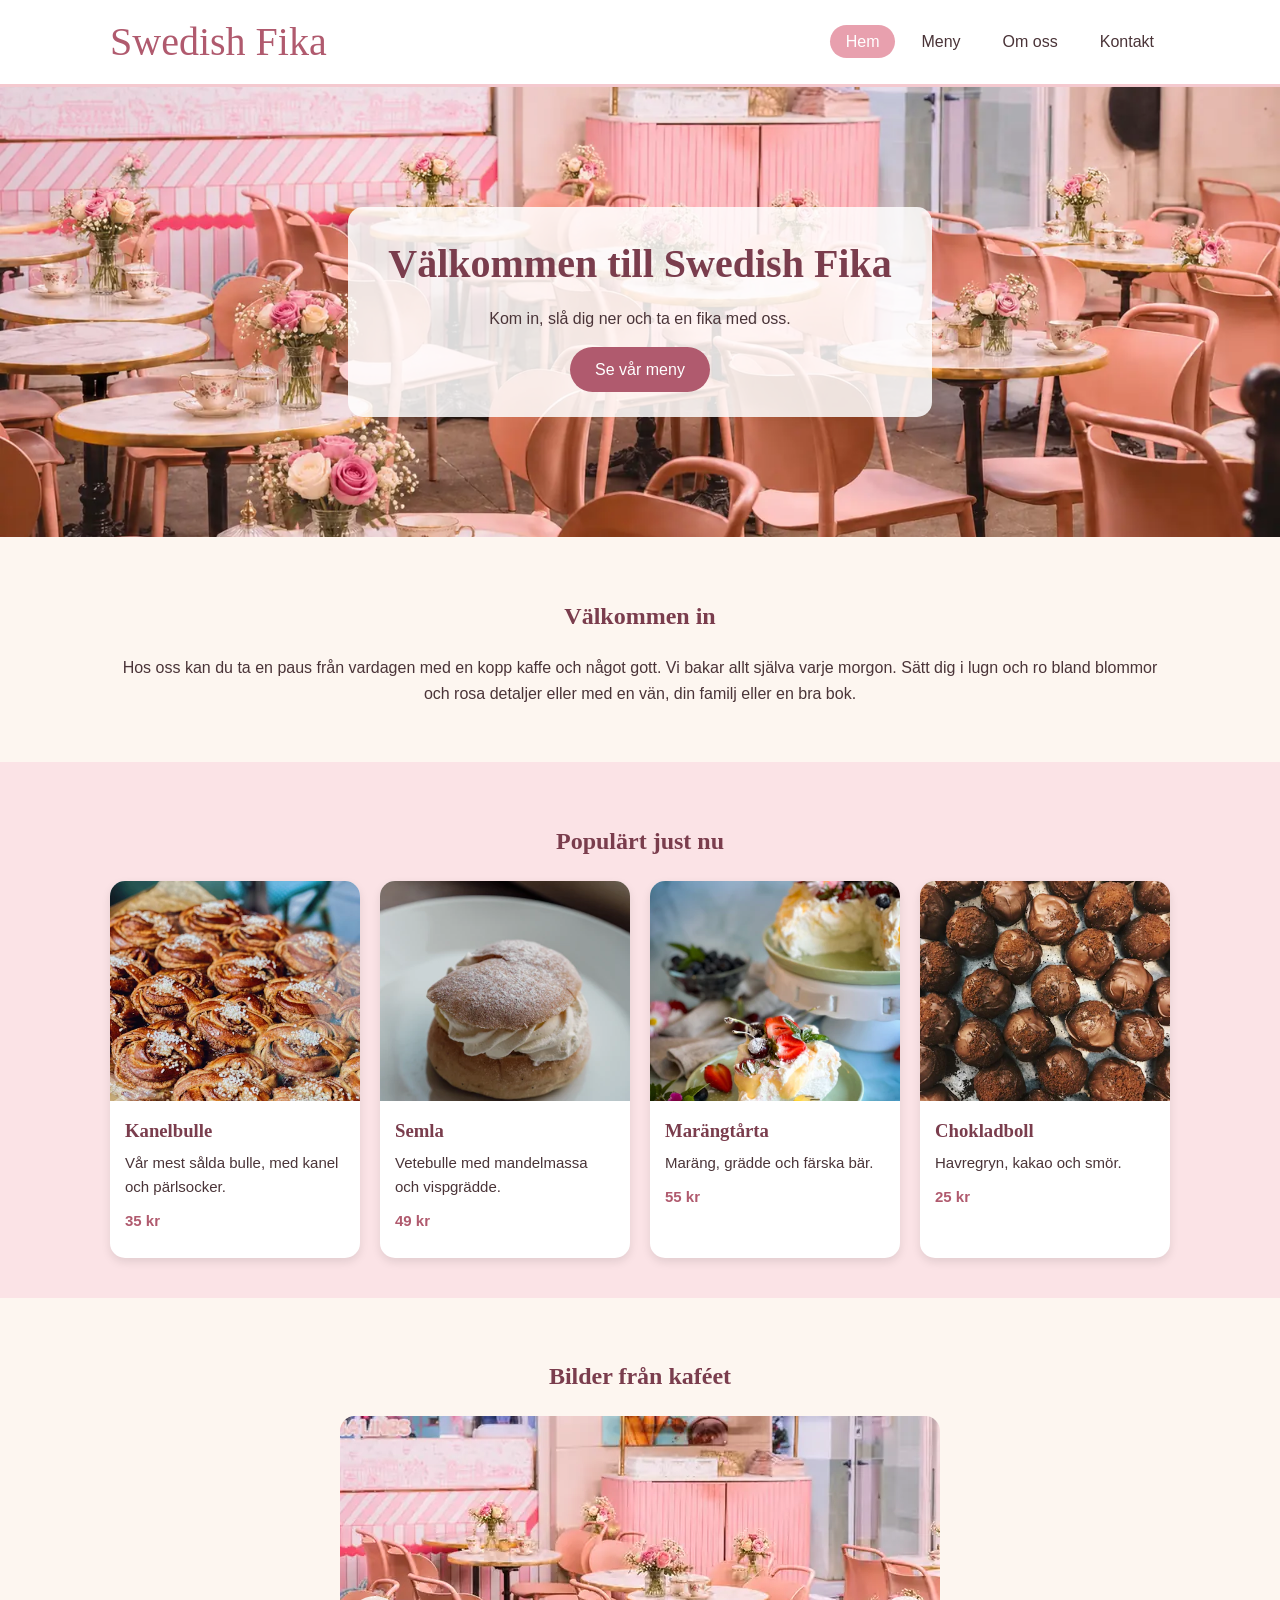
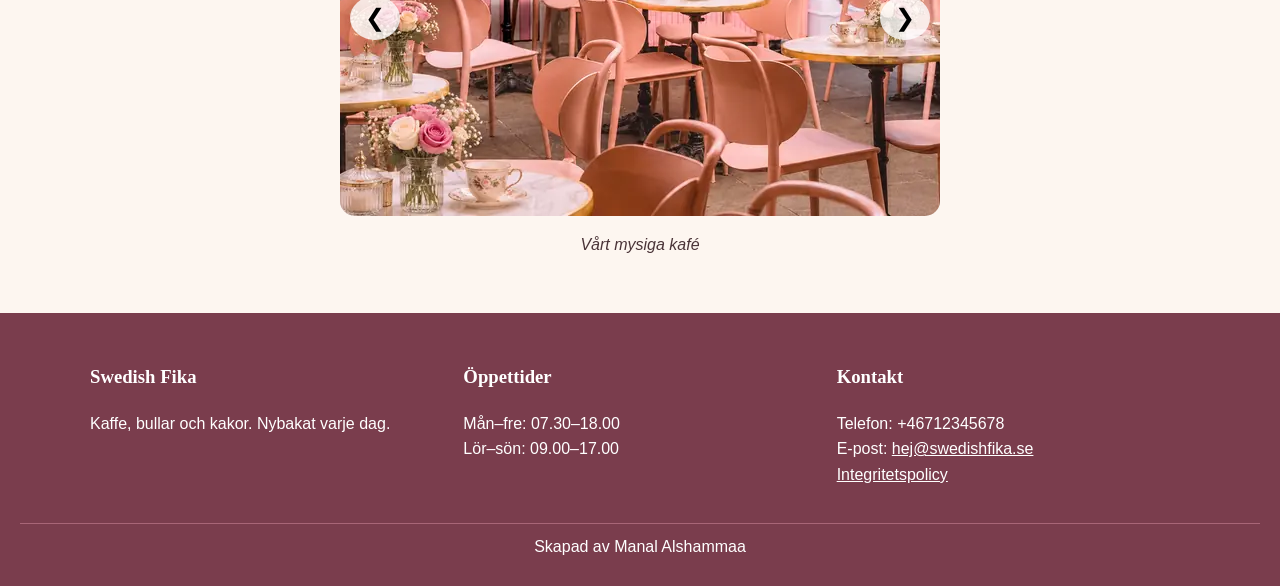
<file: index.html>
<!DOCTYPE html>
<html lang="sv">
<head>
  <meta charset="UTF-8">
  <meta name="viewport" content="width=device-width, initial-scale=1.0">
  <title>Swedish Fika - Hem</title>
  <link rel="stylesheet" href="css/style.css">
</head>
<body>

  <header>
    <div class="header-inner">
      <a href="index.html" class="logo">Swedish Fika</a>
      <nav>
        <ul>
        <li><a href="index.html" class="active">Hem</a></li>
        <li><a href="meny.html">Meny</a></li>
        <li><a href="om-oss.html">Om oss</a></li>
        <li><a href="kontakt.html">Kontakt</a></li>
        </ul>
      </nav>
    </div>
  </header>

  <main>

    <section class="hero">
      <div class="hero-text">
        <h1>Välkommen till Swedish Fika</h1>
        <p>Kom in, slå dig ner och ta en fika med oss.</p>
        <a href="meny.html" class="knapp">Se vår meny</a>
      </div>
    </section>

    <section class="container center">
      <h2>Välkommen in</h2>
      <p>Hos oss kan du ta en paus från vardagen med en kopp kaffe och något gott. Vi bakar allt själva varje morgon.
      Sätt dig i lugn och ro bland blommor och rosa detaljer eller med en vän, din familj eller en bra bok.</p>
    </section>

    <section class="rosa">
      <div class="container">
        <h2 class="center">Populärt just nu</h2>
        <div class="kort-grid">
        <article class="kort">
          <img src="bilder/kanelbulle.webp" alt="Kanelbulle" width="400" height="400" loading="lazy">
          <div class="kort-text">
            <h3>Kanelbulle</h3>
            <p>Vår mest sålda bulle, med kanel och pärlsocker.</p>
            <p class="pris">35 kr</p>
          </div>
        </article>
        <article class="kort">
          <img src="bilder/semla.webp" alt="Semla" width="400" height="400" loading="lazy">
          <div class="kort-text">
            <h3>Semla</h3>
            <p>Vetebulle med mandelmassa och vispgrädde.</p>
            <p class="pris">49 kr</p>
          </div>
        </article>
        <article class="kort">
          <img src="bilder/marangtarta.webp" alt="Marängtårta" width="400" height="400" loading="lazy">
          <div class="kort-text">
            <h3>Marängtårta</h3>
            <p>Maräng, grädde och färska bär.</p>
            <p class="pris">55 kr</p>
          </div>
        </article>
        <article class="kort">
          <img src="bilder/chokladboll.webp" alt="Chokladboll" width="400" height="400" loading="lazy">
          <div class="kort-text">
            <h3>Chokladboll</h3>
            <p>Havregryn, kakao och smör.</p>
            <p class="pris">25 kr</p>
          </div>
        </article>
        </div>
      </div>
    </section>

    <section class="container">
      <h2 class="center">Bilder från kaféet</h2>

      <div class="bildspel">
        <div class="slide">
          <img src="bilder/bildspel-1.webp" alt="Kafé med rosa stolar och runda bord" width="600" height="400">
          <p>Vårt mysiga kafé</p>
        </div>
        <div class="slide">
          <img src="bilder/bildspel-2.webp" alt="Nybakade kanelbullar med pärlsocker" width="600" height="400" loading="lazy">
          <p>Nybakat varje morgon</p>
        </div>
        <div class="slide">
          <img src="bilder/bildspel-3.webp" alt="En semla med grädde" width="600" height="400" loading="lazy">
          <p>Semlor på vintern</p>
        </div>
        <div class="slide">
          <img src="bilder/bildspel-4.webp" alt="En kardemummabulle på ett fat" width="600" height="400" loading="lazy">
          <p>Kaffe och bulle är den perfekta fikan</p>
        </div>

        <button class="prev" onclick="plusSlides(-1)">&#10094;</button>
        <button class="next" onclick="plusSlides(1)">&#10095;</button>
      </div>
    </section>

  </main>

  <footer>
    <div class="footer-grid">
      <section>
        <h3>Swedish Fika</h3>
        <p>Kaffe, bullar och kakor. Nybakat varje dag.</p>
      </section>
      <section>
        <h3>Öppettider</h3>
        <p>Mån–fre: 07.30–18.00<br>
        Lör–sön: 09.00–17.00</p>
      </section>
      <section>
        <h3>Kontakt</h3>
        <p>Telefon: +46712345678<br>
        E-post: <a href="mailto:hej@swedishfika.se">hej@swedishfika.se</a><br>
        <a href="integritetspolicy.html">Integritetspolicy</a></p>
      </section>
    </div>
    <p class="made-by">Skapad av Manal Alshammaa</p>
  </footer>

  <script src="js/script.js"></script>

</body>
</html>
</file>
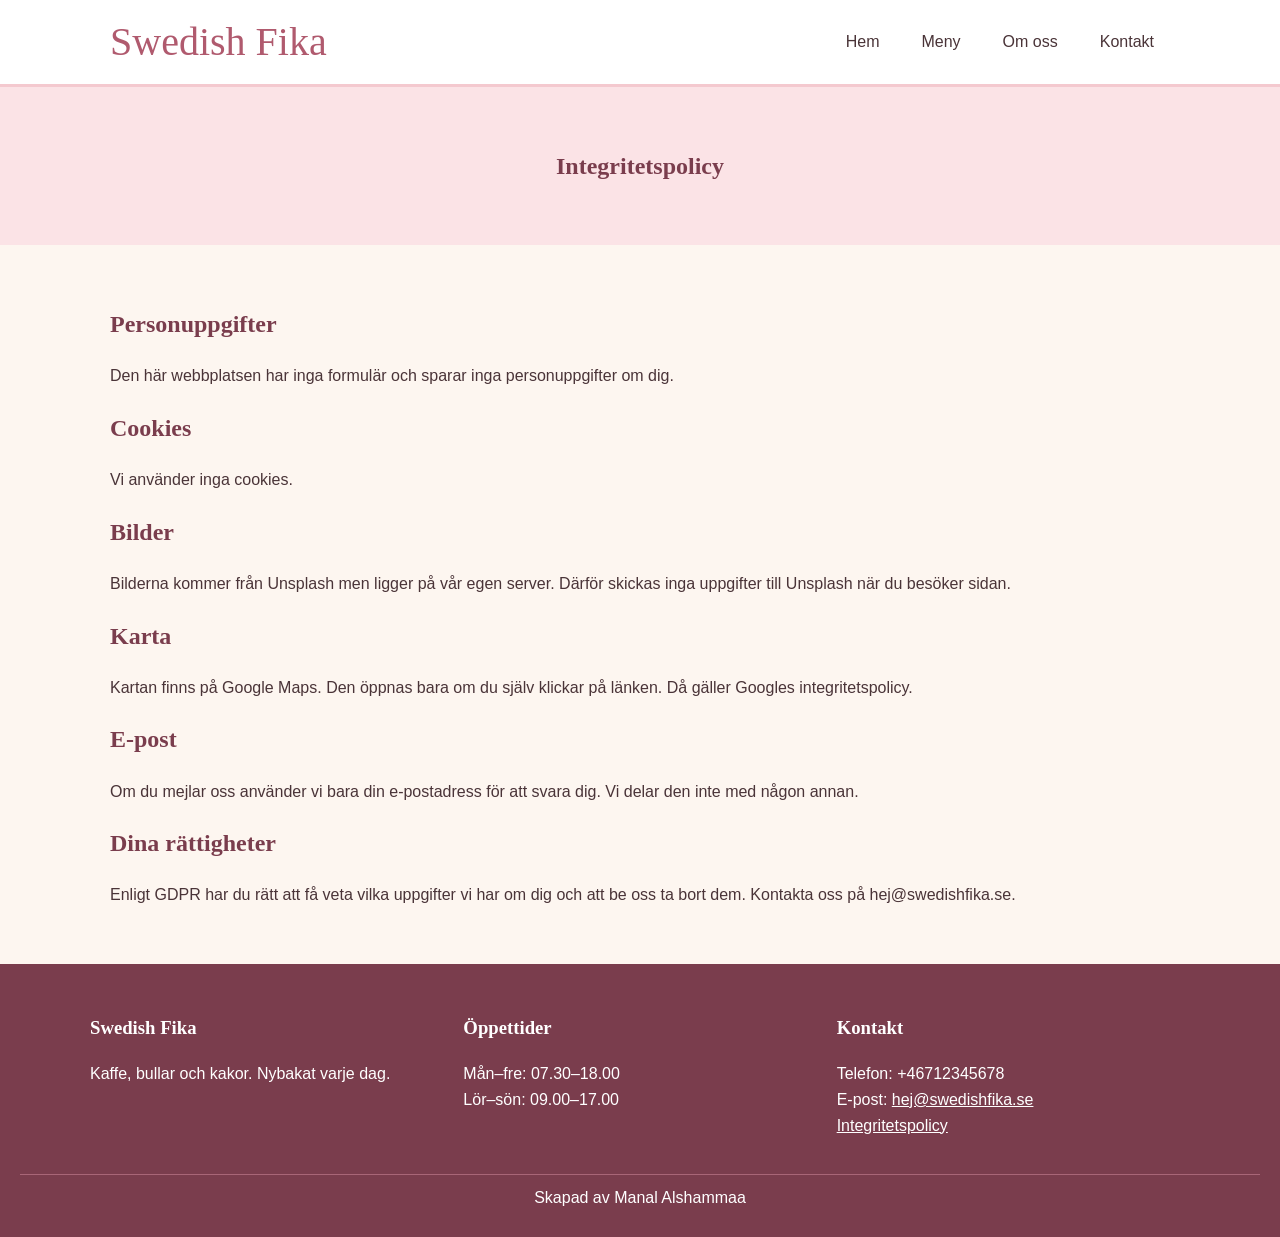
<file: integritetspolicy.html>
<!DOCTYPE html>
<html lang="sv">
<head>
  <meta charset="UTF-8">
  <meta name="viewport" content="width=device-width, initial-scale=1.0">
  <title>Swedish Fika - Integritetspolicy</title>
  <link rel="stylesheet" href="css/style.css">
</head>
<body>

  <header>
    <div class="header-inner">
      <a href="index.html" class="logo">Swedish Fika</a>
      <nav>
        <ul>
        <li><a href="index.html">Hem</a></li>
        <li><a href="meny.html">Meny</a></li>
        <li><a href="om-oss.html">Om oss</a></li>
        <li><a href="kontakt.html">Kontakt</a></li>
        </ul>
      </nav>
    </div>
  </header>

  <main>

    <section class="sidrubrik">
      <h1>Integritetspolicy</h1>
    </section>

    <section class="container">
      <h2>Personuppgifter</h2>
      <p>Den här webbplatsen har inga formulär och sparar inga personuppgifter om dig.</p>

      <h2>Cookies</h2>
      <p>Vi använder inga cookies.</p>

      <h2>Bilder</h2>
      <p>Bilderna kommer från Unsplash men ligger på vår egen server. Därför skickas inga uppgifter till Unsplash när du besöker sidan.</p>

      <h2>Karta</h2>
      <p>Kartan finns på Google Maps. Den öppnas bara om du själv klickar på länken. Då gäller Googles integritetspolicy.</p>

      <h2>E-post</h2>
      <p>Om du mejlar oss använder vi bara din e-postadress för att svara dig. Vi delar den inte med någon annan.</p>

      <h2>Dina rättigheter</h2>
      <p>Enligt GDPR har du rätt att få veta vilka uppgifter vi har om dig och att be oss ta bort dem. Kontakta oss på hej@swedishfika.se.</p>
    </section>

  </main>

  <footer>
    <div class="footer-grid">
      <section>
        <h3>Swedish Fika</h3>
        <p>Kaffe, bullar och kakor. Nybakat varje dag.</p>
      </section>
      <section>
        <h3>Öppettider</h3>
        <p>Mån–fre: 07.30–18.00<br>
        Lör–sön: 09.00–17.00</p>
      </section>
      <section>
        <h3>Kontakt</h3>
        <p>Telefon: +46712345678<br>
        E-post: <a href="mailto:hej@swedishfika.se">hej@swedishfika.se</a><br>
        <a href="integritetspolicy.html">Integritetspolicy</a></p>
      </section>
    </div>
    <p class="made-by">Skapad av Manal Alshammaa</p>
  </footer>

</body>
</html>
</file>
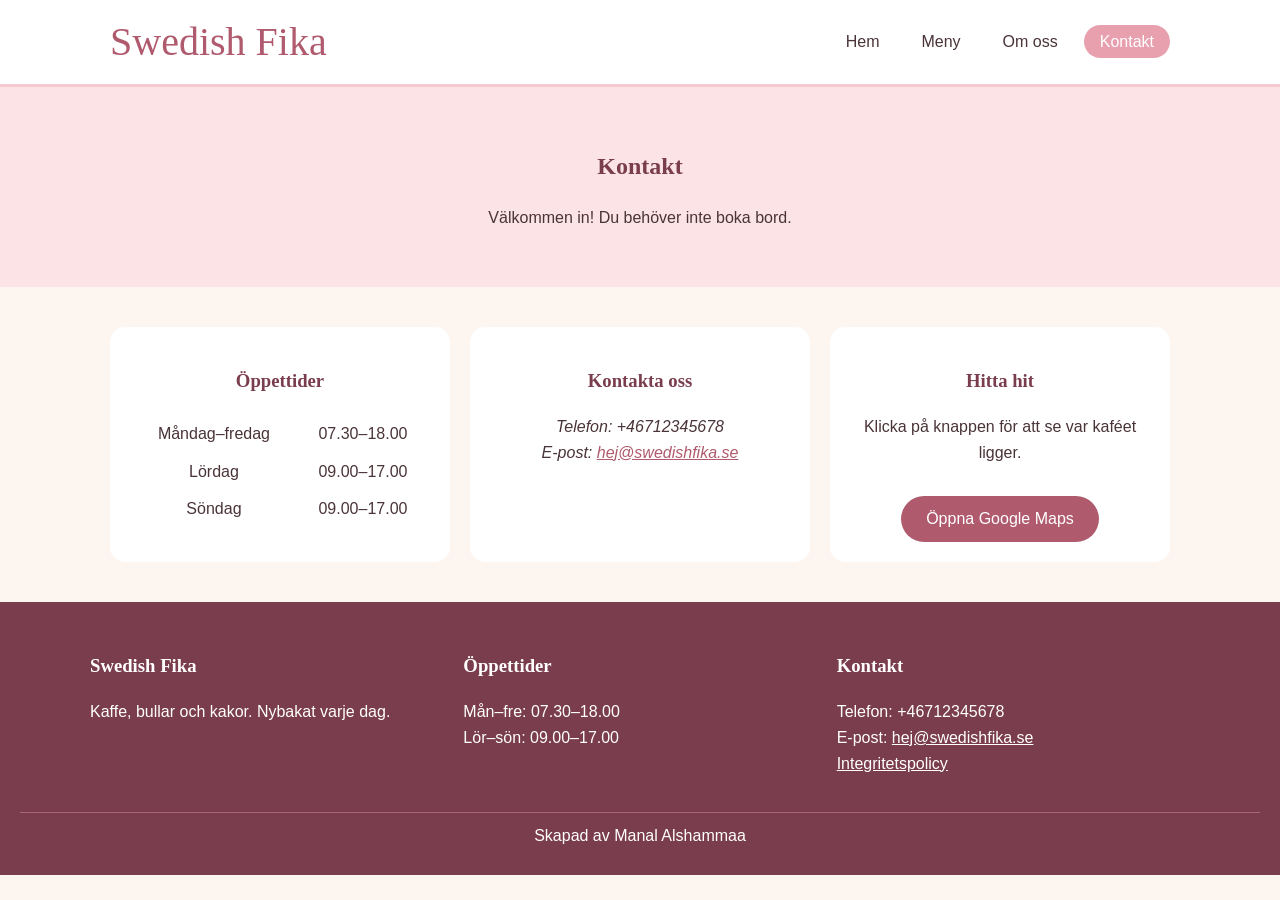
<file: kontakt.html>
<!DOCTYPE html>
<html lang="sv">
<head>
  <meta charset="UTF-8">
  <meta name="viewport" content="width=device-width, initial-scale=1.0">
  <title>Swedish Fika - Kontakt</title>
  <link rel="stylesheet" href="css/style.css">
</head>
<body>

  <header>
    <div class="header-inner">
      <a href="index.html" class="logo">Swedish Fika</a>
      <nav>
        <ul>
        <li><a href="index.html">Hem</a></li>
        <li><a href="meny.html">Meny</a></li>
        <li><a href="om-oss.html">Om oss</a></li>
        <li><a href="kontakt.html" class="active">Kontakt</a></li>
        </ul>
      </nav>
    </div>
  </header>

  <main>

    <section class="sidrubrik">
      <h1>Kontakt</h1>
      <p>Välkommen in! Du behöver inte boka bord.</p>
    </section>

    <section class="container tre-rutor">
      <div class="ruta">
        <h3>Öppettider</h3>
        <table>
          <tr><td>Måndag–fredag</td><td>07.30–18.00</td></tr>
          <tr><td>Lördag</td><td>09.00–17.00</td></tr>
          <tr><td>Söndag</td><td>09.00–17.00</td></tr>
        </table>
      </div>
      <div class="ruta">
        <h3>Kontakta oss</h3>
        <address>
          Telefon: +46712345678<br>
          E-post: <a href="mailto:hej@swedishfika.se">hej@swedishfika.se</a>
        </address>
      </div>
      <div class="ruta">
        <h3>Hitta hit</h3>
        <p>Klicka på knappen för att se var kaféet ligger.</p>
        <a href="https://maps.app.goo.gl/vnLrpemWH1waLXzx5?g_st=iw" target="_blank" class="knapp">Öppna Google Maps</a>
      </div>
    </section>

  </main>

  <footer>
    <div class="footer-grid">
      <section>
        <h3>Swedish Fika</h3>
        <p>Kaffe, bullar och kakor. Nybakat varje dag.</p>
      </section>
      <section>
        <h3>Öppettider</h3>
        <p>Mån–fre: 07.30–18.00<br>
        Lör–sön: 09.00–17.00</p>
      </section>
      <section>
        <h3>Kontakt</h3>
        <p>Telefon: +46712345678<br>
        E-post: <a href="mailto:hej@swedishfika.se">hej@swedishfika.se</a><br>
        <a href="integritetspolicy.html">Integritetspolicy</a></p>
      </section>
    </div>
    <p class="made-by">Skapad av Manal Alshammaa</p>
  </footer>

</body>
</html>
</file>
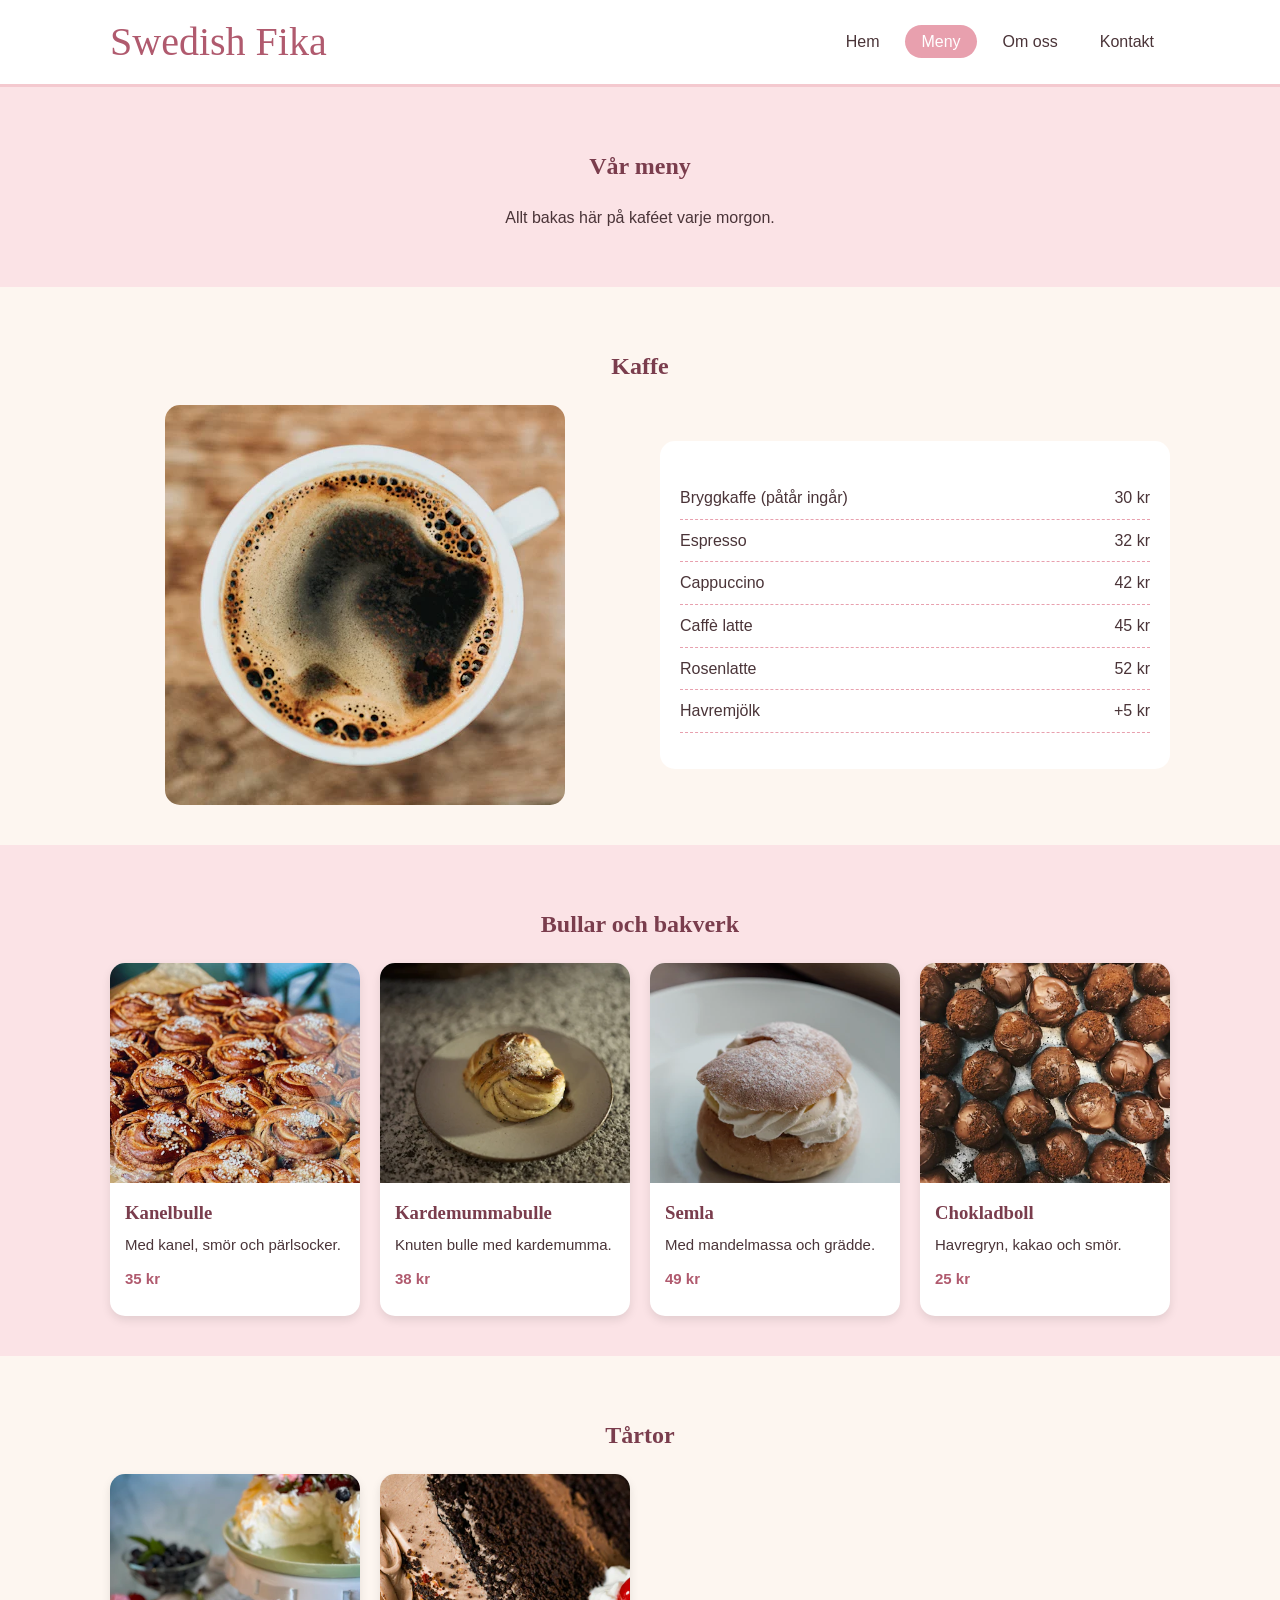
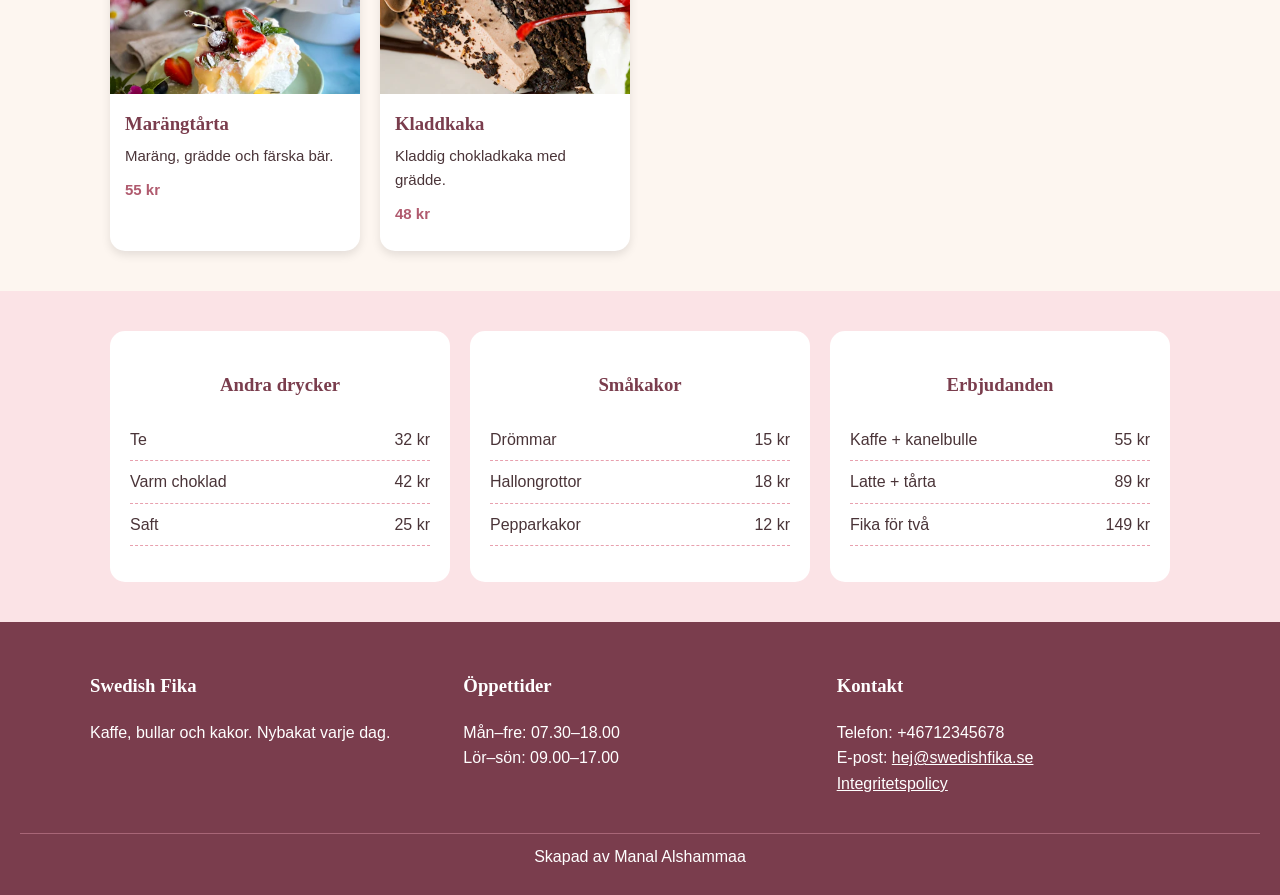
<file: meny.html>
<!DOCTYPE html>
<html lang="sv">
<head>
  <meta charset="UTF-8">
  <meta name="viewport" content="width=device-width, initial-scale=1.0">
  <title>Swedish Fika - Meny</title>
  <link rel="stylesheet" href="css/style.css">
</head>
<body>

  <header>
    <div class="header-inner">
      <a href="index.html" class="logo">Swedish Fika</a>
      <nav>
        <ul>
        <li><a href="index.html">Hem</a></li>
        <li><a href="meny.html" class="active">Meny</a></li>
        <li><a href="om-oss.html">Om oss</a></li>
        <li><a href="kontakt.html">Kontakt</a></li>
        </ul>
      </nav>
    </div>
  </header>

  <main>

    <section class="sidrubrik">
      <h1>Vår meny</h1>
      <p>Allt bakas här på kaféet varje morgon.</p>
    </section>

    <section class="container">
      <h2 class="center">Kaffe</h2>
      <div class="tva-kolumner">
        <img src="bilder/bryggkaffe.webp" alt="En kopp svart kaffe" width="400" height="400" loading="lazy">
        <div class="ruta">
          <ul class="meny-lista">
            <li><span>Bryggkaffe (påtår ingår)</span> <span>30 kr</span></li>
            <li><span>Espresso</span> <span>32 kr</span></li>
            <li><span>Cappuccino</span> <span>42 kr</span></li>
            <li><span>Caffè latte</span> <span>45 kr</span></li>
            <li><span>Rosenlatte</span> <span>52 kr</span></li>
            <li><span>Havremjölk</span> <span>+5 kr</span></li>
          </ul>
        </div>
      </div>
    </section>

    <section class="rosa">
      <div class="container">
        <h2 class="center">Bullar och bakverk</h2>
        <div class="kort-grid">
        <article class="kort">
          <img src="bilder/kanelbulle.webp" alt="Kanelbulle" width="400" height="400" loading="lazy">
          <div class="kort-text">
            <h3>Kanelbulle</h3>
            <p>Med kanel, smör och pärlsocker.</p>
            <p class="pris">35 kr</p>
          </div>
        </article>
        <article class="kort">
          <img src="bilder/kardemummabulle.webp" alt="Kardemummabulle" width="400" height="400" loading="lazy">
          <div class="kort-text">
            <h3>Kardemummabulle</h3>
            <p>Knuten bulle med kardemumma.</p>
            <p class="pris">38 kr</p>
          </div>
        </article>
        <article class="kort">
          <img src="bilder/semla.webp" alt="Semla" width="400" height="400" loading="lazy">
          <div class="kort-text">
            <h3>Semla</h3>
            <p>Med mandelmassa och grädde.</p>
            <p class="pris">49 kr</p>
          </div>
        </article>
        <article class="kort">
          <img src="bilder/chokladboll.webp" alt="Chokladboll" width="400" height="400" loading="lazy">
          <div class="kort-text">
            <h3>Chokladboll</h3>
            <p>Havregryn, kakao och smör.</p>
            <p class="pris">25 kr</p>
          </div>
        </article>
        </div>
      </div>
    </section>

    <section class="container">
      <h2 class="center">Tårtor</h2>
      <div class="kort-grid">
        <article class="kort">
          <img src="bilder/marangtarta.webp" alt="Marängtårta" width="400" height="400" loading="lazy">
          <div class="kort-text">
            <h3>Marängtårta</h3>
            <p>Maräng, grädde och färska bär.</p>
            <p class="pris">55 kr</p>
          </div>
        </article>
        <article class="kort">
          <img src="bilder/kladdkaka.webp" alt="Kladdkaka" width="400" height="400" loading="lazy">
          <div class="kort-text">
            <h3>Kladdkaka</h3>
            <p>Kladdig chokladkaka med grädde.</p>
            <p class="pris">48 kr</p>
          </div>
        </article>
      </div>
    </section>

    <section class="rosa">
      <div class="container tre-rutor">
        <div class="ruta">
          <h3>Andra drycker</h3>
          <ul class="meny-lista">
            <li><span>Te</span> <span>32 kr</span></li>
            <li><span>Varm choklad</span> <span>42 kr</span></li>
            <li><span>Saft</span> <span>25 kr</span></li>
          </ul>
        </div>
        <div class="ruta">
          <h3>Småkakor</h3>
          <ul class="meny-lista">
            <li><span>Drömmar</span> <span>15 kr</span></li>
            <li><span>Hallongrottor</span> <span>18 kr</span></li>
            <li><span>Pepparkakor</span> <span>12 kr</span></li>
          </ul>
        </div>
        <div class="ruta">
          <h3>Erbjudanden</h3>
          <ul class="meny-lista">
            <li><span>Kaffe + kanelbulle</span> <span>55 kr</span></li>
            <li><span>Latte + tårta</span> <span>89 kr</span></li>
            <li><span>Fika för två</span> <span>149 kr</span></li>
          </ul>
        </div>
      </div>
    </section>

  </main>

  <footer>
    <div class="footer-grid">
      <section>
        <h3>Swedish Fika</h3>
        <p>Kaffe, bullar och kakor. Nybakat varje dag.</p>
      </section>
      <section>
        <h3>Öppettider</h3>
        <p>Mån–fre: 07.30–18.00<br>
        Lör–sön: 09.00–17.00</p>
      </section>
      <section>
        <h3>Kontakt</h3>
        <p>Telefon: +46712345678<br>
        E-post: <a href="mailto:hej@swedishfika.se">hej@swedishfika.se</a><br>
        <a href="integritetspolicy.html">Integritetspolicy</a></p>
      </section>
    </div>
    <p class="made-by">Skapad av Manal Alshammaa</p>
  </footer>

</body>
</html>
</file>
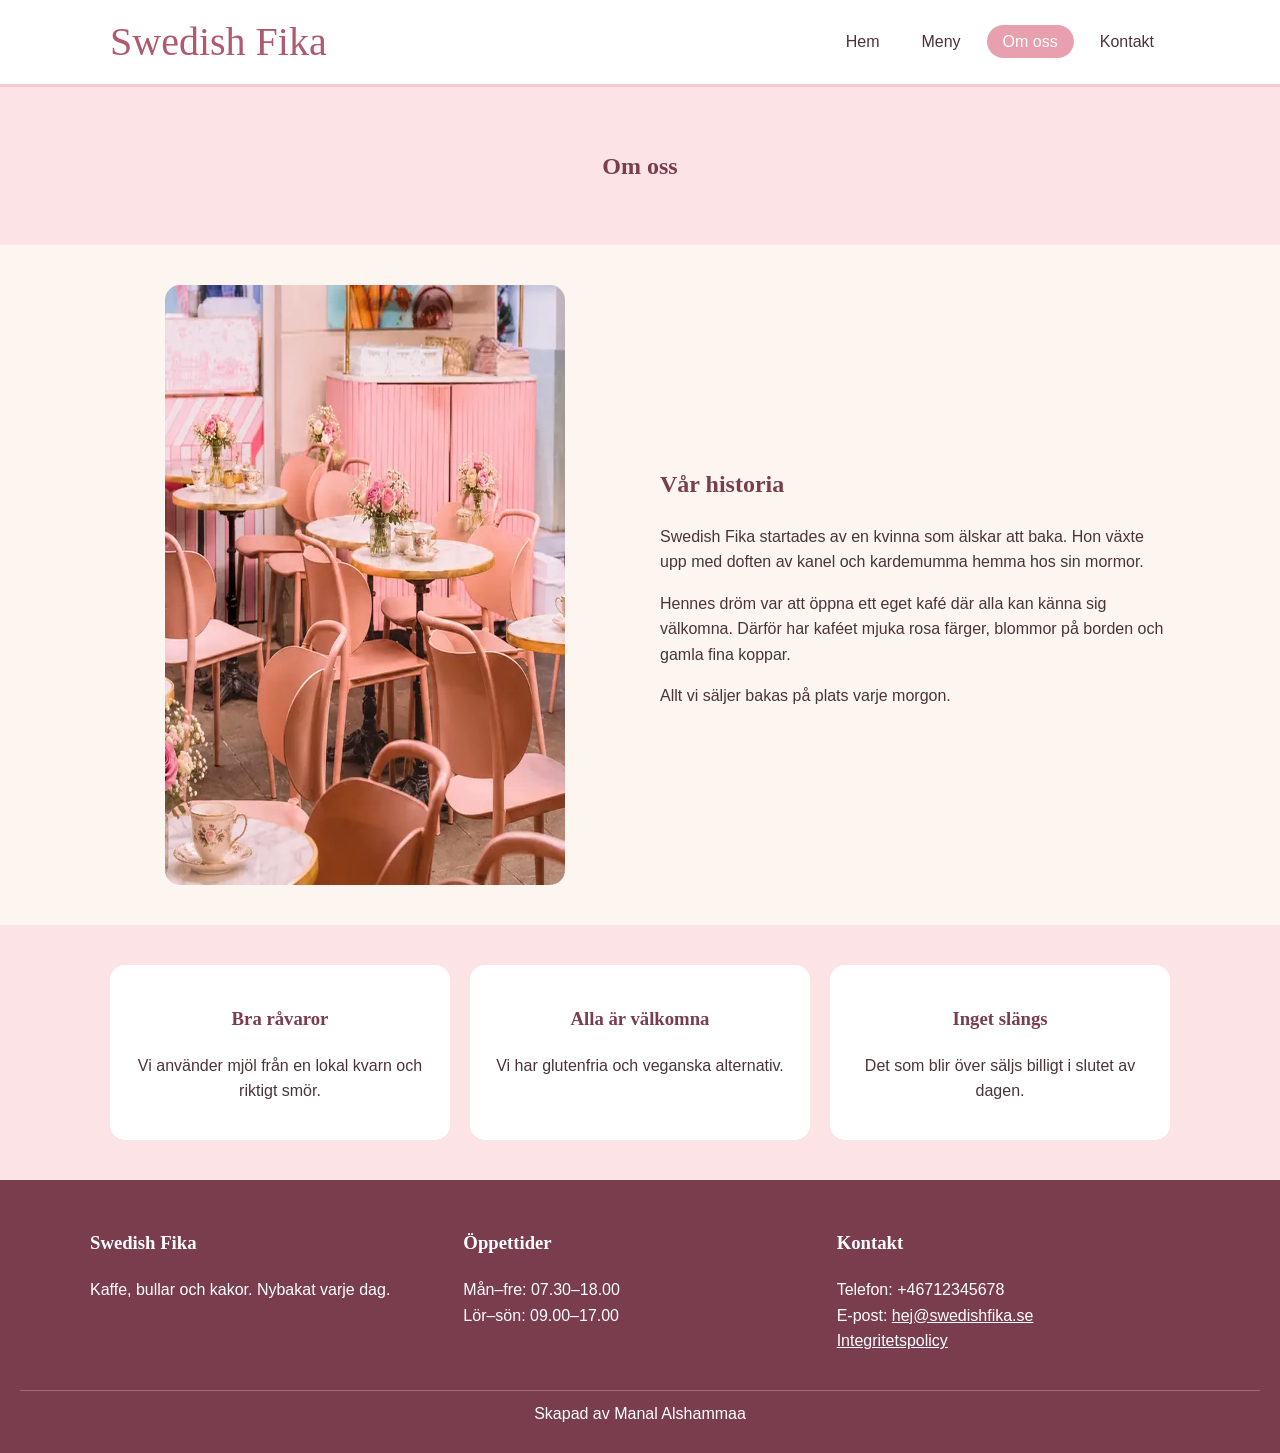
<file: om-oss.html>
<!DOCTYPE html>
<html lang="sv">
<head>
  <meta charset="UTF-8">
  <meta name="viewport" content="width=device-width, initial-scale=1.0">
  <title>Swedish Fika - Om oss</title>
  <link rel="stylesheet" href="css/style.css">
</head>
<body>

  <header>
    <div class="header-inner">
      <a href="index.html" class="logo">Swedish Fika</a>
      <nav>
        <ul>
        <li><a href="index.html">Hem</a></li>
        <li><a href="meny.html">Meny</a></li>
        <li><a href="om-oss.html" class="active">Om oss</a></li>
        <li><a href="kontakt.html">Kontakt</a></li>
        </ul>
      </nav>
    </div>
  </header>

  <main>

    <section class="sidrubrik">
      <h1>Om oss</h1>
    </section>

    <section class="container tva-kolumner">
      <img src="bilder/om-oss.webp" alt="Kaféet med rosa stolar" width="600" height="600" loading="lazy">
      <article>
        <h2>Vår historia</h2>
        <p>Swedish Fika startades av en kvinna som älskar att baka. Hon växte upp med doften av kanel och kardemumma hemma hos sin mormor.</p>
        <p>Hennes dröm var att öppna ett eget kafé där alla kan känna sig välkomna. Därför har kaféet mjuka rosa färger, blommor på borden och gamla fina koppar.</p>
        <p>Allt vi säljer bakas på plats varje morgon.</p>
      </article>
    </section>

    <section class="rosa">
      <div class="container tre-rutor">
        <div class="ruta">
          <h3>Bra råvaror</h3>
          <p>Vi använder mjöl från en lokal kvarn och riktigt smör.</p>
        </div>
        <div class="ruta">
          <h3>Alla är välkomna</h3>
          <p>Vi har glutenfria och veganska alternativ.</p>
        </div>
        <div class="ruta">
          <h3>Inget slängs</h3>
          <p>Det som blir över säljs billigt i slutet av dagen.</p>
        </div>
      </div>
    </section>

  </main>

  <footer>
    <div class="footer-grid">
      <section>
        <h3>Swedish Fika</h3>
        <p>Kaffe, bullar och kakor. Nybakat varje dag.</p>
      </section>
      <section>
        <h3>Öppettider</h3>
        <p>Mån–fre: 07.30–18.00<br>
        Lör–sön: 09.00–17.00</p>
      </section>
      <section>
        <h3>Kontakt</h3>
        <p>Telefon: +46712345678<br>
        E-post: <a href="mailto:hej@swedishfika.se">hej@swedishfika.se</a><br>
        <a href="integritetspolicy.html">Integritetspolicy</a></p>
      </section>
    </div>
    <p class="made-by">Skapad av Manal Alshammaa</p>
  </footer>

</body>
</html>
</file>
<file: css/style.css>
/* Swedish Fika - stilmall */

* {
  box-sizing: border-box;
}

body {
  margin: 0;
  font-family: Arial, Helvetica, sans-serif;
  background-color: #fdf6f0;
  color: #4a3438;
  line-height: 1.6;
}

h1, h2, h3 {
  font-family: Georgia, serif;
  color: #7a3d4d;
}

img {
  max-width: 100%;
}

a {
  color: #b05a6e;
}

/* ===== Header och meny (flexbox) ===== */

header {
  background-color: #ffffff;
  border-bottom: 3px solid #f4c9cf;
}

.header-inner {
  display: flex;
  justify-content: space-between;
  align-items: center;
  flex-wrap: wrap;
  max-width: 1100px;
  margin: 0 auto;
  padding: 10px 20px;
}

.logo {
  font-family: "Brush Script MT", cursive;
  font-size: 40px;
  color: #b05a6e;
  text-decoration: none;
}

nav ul {
  display: flex;
  gap: 10px;
  list-style: none;
  margin: 0;
  padding: 0;
}

nav a {
  text-decoration: none;
  color: #4a3438;
  padding: 8px 16px;
  border-radius: 20px;
}

nav a:hover {
  background-color: #fbe3e6;
}

nav a.active {
  background-color: #e8a0ae;
  color: white;
}

/* ===== Stor bild högst upp ===== */

.hero {
  height: 450px;
  background-image: url("../bilder/hero.webp");
  background-size: cover;
  background-position: center;
  display: flex;
  justify-content: center;
  align-items: center;
}

.hero-text {
  background-color: rgba(255, 255, 255, 0.85);
  padding: 25px 40px;
  border-radius: 15px;
  text-align: center;
}

.hero-text h1 {
  margin: 0 0 10px 0;
  font-size: 40px;
}

.hero-text p {
  margin: 0;
}

.knapp {
  display: inline-block;
  background-color: #b05a6e;
  color: white;
  padding: 10px 25px;
  border-radius: 25px;
  text-decoration: none;
  margin-top: 15px;
}

.knapp:hover {
  background-color: #7a3d4d;
}

/* ===== Vanliga sektioner ===== */

.container {
  max-width: 1100px;
  margin: 0 auto;
  padding: 40px 20px;
}

.center {
  text-align: center;
}

.rosa {
  background-color: #fbe3e6;
}

.sidrubrik {
  background-color: #fbe3e6;
  text-align: center;
  padding: 40px 20px;
}

/* ===== Kort med produkter (grid) ===== */

.kort-grid {
  display: grid;
  grid-template-columns: repeat(4, 1fr);
  gap: 20px;
}

.kort {
  background-color: white;
  border-radius: 15px;
  overflow: hidden;
  box-shadow: 0 4px 10px rgba(0, 0, 0, 0.1);
}

.kort img {
  width: 100%;
  height: 220px;
  object-fit: cover;
  display: block;
}

.kort-text {
  padding: 15px;
}

.kort-text h3 {
  margin: 0 0 5px 0;
}

.kort-text p {
  margin: 0 0 10px 0;
  font-size: 15px;
}

.pris {
  font-weight: bold;
  color: #b05a6e;
}

/* ===== Tre rutor ===== */

.tre-rutor {
  display: grid;
  grid-template-columns: 1fr 1fr 1fr;
  gap: 20px;
}

.ruta {
  background-color: white;
  padding: 20px;
  border-radius: 15px;
  text-align: center;
}

/* ===== Två kolumner (om oss) ===== */

.tva-kolumner {
  display: grid;
  grid-template-columns: 1fr 1fr;
  gap: 40px;
  align-items: center;
}

.tva-kolumner img {
  border-radius: 15px;
  width: 100%;
  max-width: 400px;
  margin: 0 auto;
  display: block;
}

/* ===== Bildspel ===== */

.bildspel {
  position: relative;
  max-width: 600px;
  margin: 0 auto;
}

.slide {
  display: none;
}

.slide img {
  width: 100%;
  height: 400px;
  object-fit: cover;
  border-radius: 15px;
  display: block;
}

.slide p {
  text-align: center;
  font-style: italic;
}

.prev,
.next {
  position: absolute;
  top: 180px;
  background-color: rgba(255, 255, 255, 0.8);
  border: none;
  font-size: 24px;
  padding: 8px 15px;
  border-radius: 50%;
  cursor: pointer;
}

.prev {
  left: 10px;
}

.next {
  right: 10px;
}

.prev:hover,
.next:hover {
  background-color: white;
}

/* ===== Meny-lista ===== */

.meny-lista {
  list-style: none;
  padding: 0;
}

.meny-lista li {
  display: flex;
  justify-content: space-between;
  border-bottom: 1px dashed #e8a0ae;
  padding: 8px 0;
}

/* ===== Kontakt ===== */

table {
  width: 100%;
}

td {
  padding: 5px 0;
}

/* ===== Footer ===== */

footer {
  background-color: #7a3d4d;
  color: white;
  padding: 30px 20px 10px 20px;
}

footer a {
  color: white;
}

.footer-grid {
  display: grid;
  grid-template-columns: 1fr 1fr 1fr;
  gap: 20px;
  max-width: 1100px;
  margin: 0 auto;
}

footer h3 {
  color: white;
}

.made-by {
  text-align: center;
  border-top: 1px solid #a86677;
  margin-top: 20px;
  padding-top: 10px;
}

/* ===== Mobil ===== */

@media (max-width: 800px) {
  .kort-grid {
    grid-template-columns: 1fr 1fr;
  }

  .tre-rutor,
  .tva-kolumner,
  .footer-grid {
    grid-template-columns: 1fr;
  }

  .header-inner {
    justify-content: center;
  }

  .hero-text h1 {
    font-size: 28px;
  }

  .slide img {
    height: 280px;
  }

  .prev,
  .next {
    top: 120px;
  }
}

@media (max-width: 500px) {
  .kort-grid {
    grid-template-columns: 1fr;
  }
}
</file>
